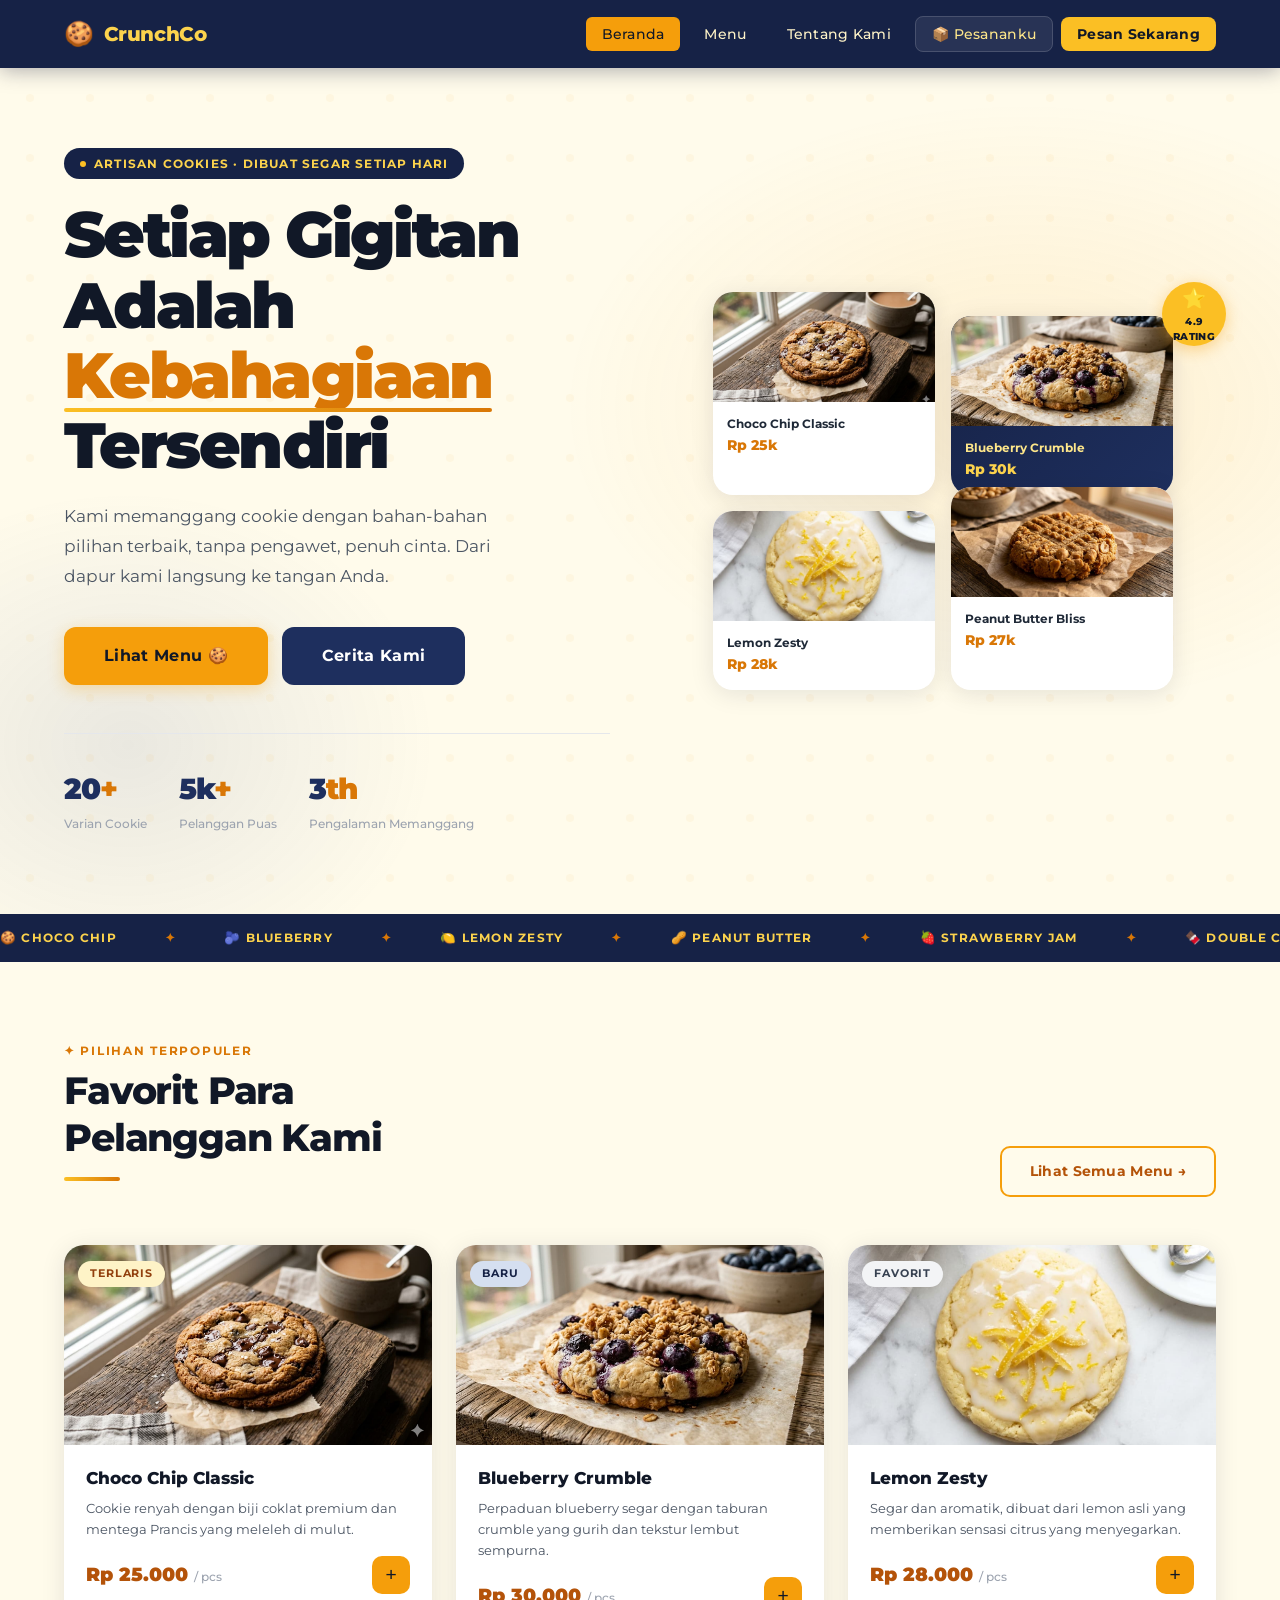
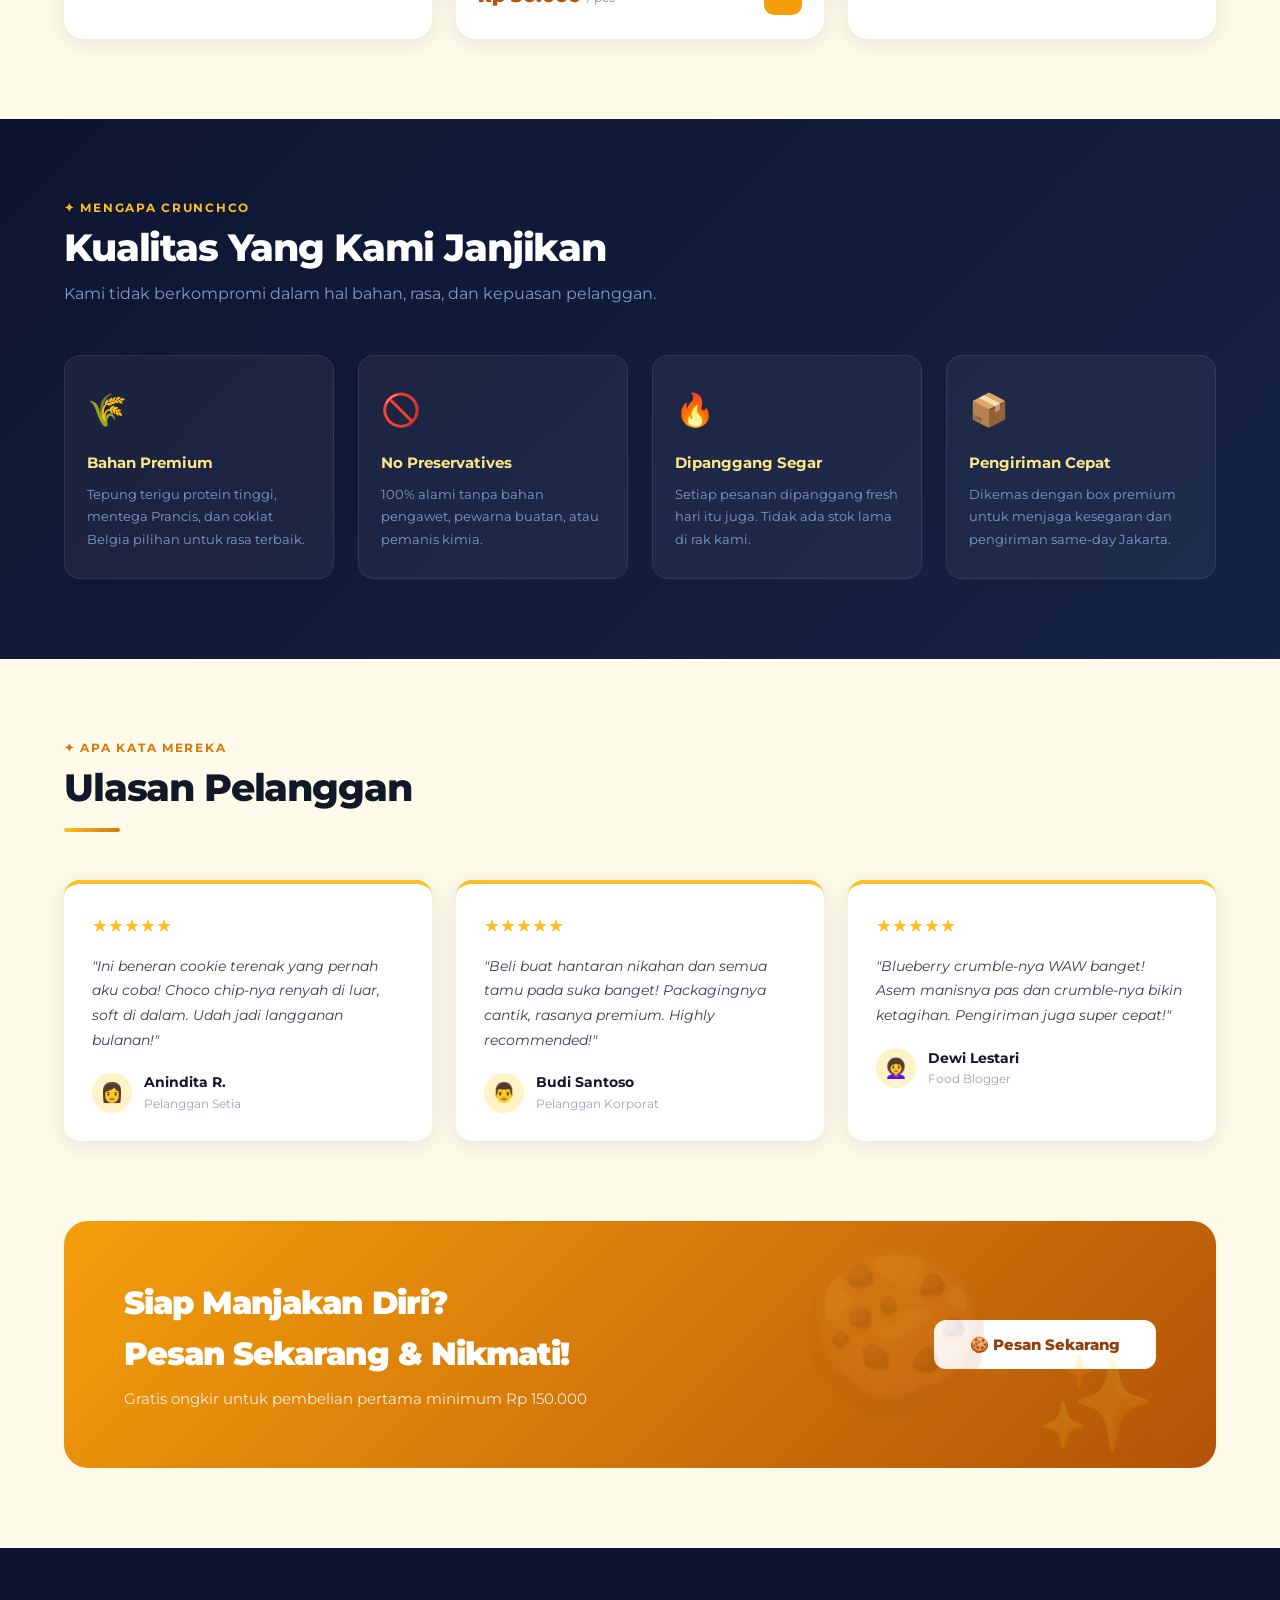
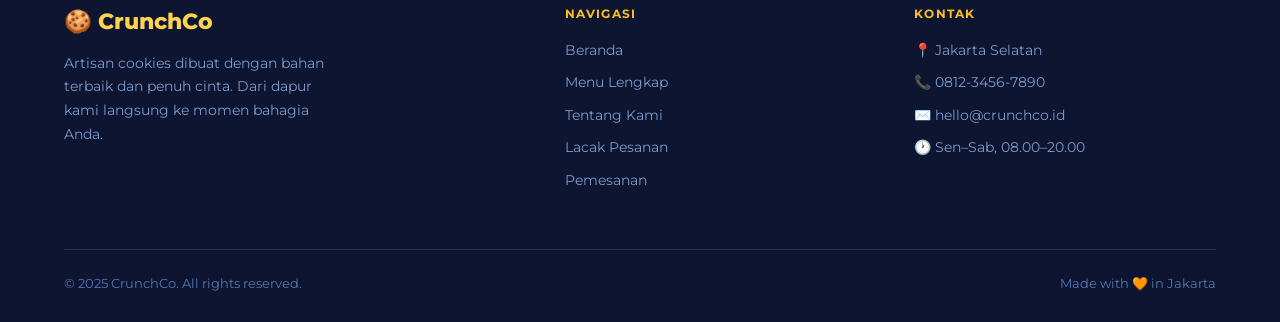
<file: Pemograman_Web1/index.html>
<!DOCTYPE html>
<html lang="id">
<head>
  <meta charset="UTF-8"/>
  <meta name="viewport" content="width=device-width,initial-scale=1.0"/>
  <title>CrunchCo — Artisan Cookies</title>
  <link rel="stylesheet" href="style.css"/>
  <style>
    .hero{min-height:calc(100vh - 68px);display:grid;grid-template-columns:1fr 1fr;align-items:center;gap:60px;padding:80px 5vw;background:radial-gradient(ellipse 60% 60% at 80% 40%,rgba(245,158,11,.12) 0%,transparent 60%),radial-gradient(ellipse 40% 50% at 10% 80%,rgba(45,68,128,.10) 0%,transparent 60%),var(--amber-50);position:relative;overflow:hidden;}
    .hero::before{content:'';position:absolute;inset:0;background-image:url("data:image/svg+xml,%3Csvg width='60' height='60' viewBox='0 0 60 60' xmlns='http://www.w3.org/2000/svg'%3E%3Cg fill='none'%3E%3Ccircle cx='30' cy='30' r='4' fill='%23f59e0b' fill-opacity='0.05'/%3E%3C/g%3E%3C/svg%3E");pointer-events:none;}
    .hero-content{position:relative;z-index:1;}
    .hero-eyebrow{display:inline-flex;align-items:center;gap:8px;background:var(--mirage-800);color:var(--amber-300);padding:6px 16px;border-radius:20px;font-size:0.75rem;font-weight:700;letter-spacing:0.1em;text-transform:uppercase;margin-bottom:20px;}
    .hero-eyebrow .dot{width:6px;height:6px;background:var(--amber-400);border-radius:50%;animation:pulse 1.8s infinite;}
    @keyframes pulse{0%,100%{opacity:1;transform:scale(1);}50%{opacity:.5;transform:scale(1.4);}}
    .hero-title{font-size:clamp(2.4rem,5vw,4rem);font-weight:900;line-height:1.1;letter-spacing:-0.04em;color:var(--smoke-900);margin-bottom:20px;}
    .hero-title .highlight{color:var(--amber-600);position:relative;}
    .hero-title .highlight::after{content:'';position:absolute;bottom:2px;left:0;right:0;height:4px;background:linear-gradient(90deg,var(--amber-400),var(--amber-600));border-radius:2px;transform:scaleX(0);transform-origin:left;animation:uline 1s .6s forwards;}
    @keyframes uline{to{transform:scaleX(1);}}
    .hero-desc{font-size:1.05rem;color:var(--text-secondary);max-width:460px;margin-bottom:36px;line-height:1.8;}
    .hero-actions{display:flex;gap:14px;flex-wrap:wrap;}
    .hero-stats{display:flex;gap:32px;margin-top:48px;padding-top:32px;border-top:1px solid var(--smoke-200);}
    .stat-num{font-size:1.8rem;font-weight:900;color:var(--mirage-700);letter-spacing:-0.04em;}
    .stat-num span{color:var(--amber-600);}
    .stat-label{font-size:0.78rem;color:var(--text-muted);font-weight:500;margin-top:2px;}
    .hero-visual{position:relative;z-index:1;display:flex;justify-content:center;align-items:center;}
    .hero-cookie-grid{display:grid;grid-template-columns:1fr 1fr;gap:16px;width:100%;max-width:460px;}
    .hero-cookie-card{background:white;border-radius:20px;overflow:hidden;box-shadow:var(--shadow);animation:floatUp .7s ease both;transition:transform .25s;}
    .hero-cookie-card:hover{transform:translateY(-6px) rotate(-2deg);}
    .hero-cookie-card:nth-child(1){animation-delay:.1s;}
    .hero-cookie-card:nth-child(2){animation-delay:.2s;margin-top:24px;}
    .hero-cookie-card:nth-child(3){animation-delay:.3s;}
    .hero-cookie-card:nth-child(4){animation-delay:.4s;margin-top:-24px;}
    .hero-cookie-card.featured{background:linear-gradient(135deg,var(--mirage-800),var(--mirage-700));}
    .hero-cookie-card.featured .cookie-name{color:var(--amber-200);}
    .hero-cookie-card.featured .cookie-price{color:var(--amber-300);}
    @keyframes floatUp{from{opacity:0;transform:translateY(30px);}to{opacity:1;transform:translateY(0);}}
    .hcc-img{height:110px;overflow:hidden;}
    .hcc-img img{width:100%;height:100%;object-fit:cover;transition:transform .4s;}
    .hero-cookie-card:hover .hcc-img img{transform:scale(1.08);}
    .hcc-img .img-fallback{display:none;height:100%;align-items:center;justify-content:center;font-size:2.4rem;background:var(--amber-100);}
    .hcc-img img.broken{display:none;}
    .hcc-img img.broken~.img-fallback{display:flex;}
    .hcc-body{padding:12px 14px 14px;}
    .cookie-name{font-size:0.78rem;font-weight:700;color:var(--smoke-800);}
    .cookie-price{font-size:0.9rem;font-weight:800;color:var(--amber-600);}
    .hero-badge-float{position:absolute;top:-10px;right:-10px;background:var(--amber-400);color:var(--smoke-900);width:64px;height:64px;border-radius:50%;display:flex;flex-direction:column;align-items:center;justify-content:center;font-size:0.6rem;font-weight:800;text-transform:uppercase;letter-spacing:0.05em;box-shadow:0 4px 16px rgba(245,158,11,.4);animation:spin-slow 8s linear infinite;}
    @keyframes spin-slow{from{transform:rotate(0deg);}to{transform:rotate(360deg);}}
    .hero-badge-float .num{font-size:1.2rem;font-weight:900;}
    .marquee-wrap{background:var(--mirage-800);padding:14px 0;overflow:hidden;}
    .marquee-track{display:flex;gap:48px;animation:mq 22s linear infinite;white-space:nowrap;}
    .marquee-track span{font-size:0.78rem;font-weight:700;letter-spacing:0.1em;text-transform:uppercase;color:var(--amber-300);flex-shrink:0;}
    .marquee-track span.sep{color:var(--amber-600);}
    @keyframes mq{from{transform:translateX(0);}to{transform:translateX(-50%);}}
    .featured-section{padding:80px 5vw;}
    .section-header{display:flex;align-items:flex-end;justify-content:space-between;margin-bottom:48px;flex-wrap:wrap;gap:20px;}
    .cookie-grid{display:grid;grid-template-columns:repeat(3,1fr);gap:24px;}
    .product-card{background:white;border-radius:20px;overflow:hidden;box-shadow:var(--shadow);transition:transform .25s,box-shadow .25s;}
    .product-card:hover{transform:translateY(-8px);box-shadow:var(--shadow-lg);}
    .product-card-img{height:200px;position:relative;}
    .product-card-img .img-fallback{display:none;height:100%;align-items:center;justify-content:center;font-size:5rem;}
    .product-card-img .img-fallback.bg-amber{background:linear-gradient(135deg,var(--amber-100),var(--amber-200));}
    .product-card-img .img-fallback.bg-mirage{background:linear-gradient(135deg,var(--mirage-100),var(--mirage-200));}
    .product-card-img .img-fallback.bg-smoke{background:linear-gradient(135deg,var(--smoke-100),var(--smoke-200));}
    .product-card-img img.broken{display:none;}
    .product-card-img img.broken~.img-fallback{display:flex;}
    .product-badge{position:absolute;top:14px;left:14px;z-index:2;}
    .product-card-body{padding:20px 22px 24px;}
    .product-name{font-size:1.05rem;font-weight:800;color:var(--smoke-900);margin-bottom:6px;}
    .product-desc{font-size:0.82rem;color:var(--text-secondary);margin-bottom:16px;line-height:1.6;}
    .product-footer{display:flex;align-items:center;justify-content:space-between;}
    .product-price{font-size:1.2rem;font-weight:900;color:var(--amber-700);}
    .product-price small{font-size:0.72rem;color:var(--text-muted);font-weight:500;}
    .add-btn{width:38px;height:38px;border-radius:10px;background:var(--amber-500);border:none;cursor:pointer;display:flex;align-items:center;justify-content:center;font-size:1.2rem;transition:all .2s;color:var(--smoke-900);}
    .add-btn:hover{background:var(--amber-400);transform:scale(1.1);}
    .why-section{padding:80px 5vw;background:linear-gradient(135deg,var(--mirage-900) 0%,var(--mirage-800) 100%);}
    .why-section .section-label{color:var(--amber-400);}
    .why-section .section-title{color:white;}
    .why-section .section-sub{color:var(--mirage-300);}
    .why-grid{display:grid;grid-template-columns:repeat(4,1fr);gap:24px;margin-top:48px;}
    .why-card{background:rgba(255,255,255,.05);border:1px solid rgba(255,255,255,.08);border-radius:16px;padding:28px 22px;transition:background .2s;}
    .why-card:hover{background:rgba(255,255,255,.10);}
    .why-icon{font-size:2rem;margin-bottom:16px;}
    .why-title{font-size:0.95rem;font-weight:700;color:var(--amber-200);margin-bottom:8px;}
    .why-desc{font-size:0.82rem;color:var(--mirage-300);line-height:1.7;}
    .testi-section{padding:80px 5vw;}
    .testi-grid{display:grid;grid-template-columns:repeat(3,1fr);gap:24px;margin-top:48px;}
    .testi-card{background:white;border-radius:16px;padding:28px;box-shadow:var(--shadow);border-top:4px solid var(--amber-400);}
    .testi-stars{color:var(--amber-400);font-size:1.1rem;margin-bottom:14px;}
    .testi-text{font-size:0.88rem;color:var(--smoke-700);line-height:1.75;margin-bottom:20px;font-style:italic;}
    .testi-author{display:flex;align-items:center;gap:12px;}
    .testi-avatar{width:40px;height:40px;border-radius:50%;display:flex;align-items:center;justify-content:center;font-size:1.2rem;background:var(--amber-100);}
    .testi-name{font-size:0.85rem;font-weight:700;color:var(--smoke-900);}
    .testi-role{font-size:0.75rem;color:var(--text-muted);}
    .cta-banner{margin:0 5vw 80px;background:linear-gradient(135deg,var(--amber-500),var(--amber-700));border-radius:24px;padding:56px 60px;display:flex;align-items:center;justify-content:space-between;gap:32px;flex-wrap:wrap;position:relative;overflow:hidden;}
    .cta-banner::before{content:'🍪';position:absolute;right:220px;top:-20px;font-size:10rem;opacity:.12;}
    .cta-banner::after{content:'✨';position:absolute;right:60px;bottom:-10px;font-size:6rem;opacity:.15;}
    .cta-text h2{font-size:clamp(1.4rem,3vw,2rem);font-weight:900;color:white;letter-spacing:-0.03em;margin-bottom:8px;}
    .cta-text p{font-size:0.95rem;color:rgba(255,255,255,.85);}
    .btn-cta-white{background:white;color:var(--amber-800);font-weight:800;padding:15px 36px;border-radius:12px;font-size:0.95rem;font-family:'Montserrat',sans-serif;border:none;cursor:pointer;transition:all .2s;white-space:nowrap;}
    .btn-cta-white:hover{transform:translateY(-2px);box-shadow:0 8px 24px rgba(0,0,0,.2);}
    @media(max-width:900px){.hero{grid-template-columns:1fr;padding:48px 5vw;}.hero-visual{display:none;}.cookie-grid{grid-template-columns:1fr 1fr;}.why-grid{grid-template-columns:1fr 1fr;}.testi-grid{grid-template-columns:1fr;}}
    @media(max-width:600px){.cookie-grid{grid-template-columns:1fr;}.why-grid{grid-template-columns:1fr;}.cta-banner{padding:36px 28px;}}
  </style>
</head>
<body>
<nav class="navbar">
  <a href="index.html" class="nav-logo"><span class="icon">🍪</span> CrunchCo</a>
  <ul class="nav-links" id="navLinks">
    <li><a href="index.html" class="active">Beranda</a></li>
    <li><a href="menu.html">Menu</a></li>
    <li><a href="about.html">Tentang Kami</a></li>
    <li><a href="tracking.html" class="nav-track">📦 Pesananku</a></li>
    <li><a href="order.html" class="nav-cta">Pesan Sekarang</a></li>
  </ul>
  <div class="nav-hamburger" onclick="toggleNav()"><span></span><span></span><span></span></div>
</nav>

<section class="hero">
  <div class="hero-content">
    <div class="hero-eyebrow"><span class="dot"></span> Artisan Cookies · Dibuat Segar Setiap Hari</div>
    <h1 class="hero-title">Setiap Gigitan<br>Adalah <span class="highlight">Kebahagiaan</span><br>Tersendiri</h1>
    <p class="hero-desc">Kami memanggang cookie dengan bahan-bahan pilihan terbaik, tanpa pengawet, penuh cinta. Dari dapur kami langsung ke tangan Anda.</p>
    <div class="hero-actions">
      <a href="menu.html" class="btn btn-primary btn-lg">Lihat Menu 🍪</a>
      <a href="about.html" class="btn btn-secondary btn-lg">Cerita Kami</a>
    </div>
    <div class="hero-stats">
      <div class="stat-item"><div class="stat-num">20<span>+</span></div><div class="stat-label">Varian Cookie</div></div>
      <div class="stat-item"><div class="stat-num">5k<span>+</span></div><div class="stat-label">Pelanggan Puas</div></div>
      <div class="stat-item"><div class="stat-num">3<span>th</span></div><div class="stat-label">Pengalaman Memanggang</div></div>
    </div>
  </div>
  <div class="hero-visual">
    <div class="hero-cookie-grid">
      <div class="hero-cookie-card">
        <div class="hcc-img"><img src="images/choco-chip-classic.jpg" alt="Choco Chip Classic" loading="lazy" onerror="this.classList.add('broken')"/><div class="img-fallback">🍪</div></div>
        <div class="hcc-body"><div class="cookie-name">Choco Chip Classic</div><div class="cookie-price">Rp 25k</div></div>
      </div>
      <div class="hero-cookie-card featured">
        <div class="hcc-img"><img src="images/blueberry-crumble.jpg" alt="Blueberry Crumble" loading="lazy" onerror="this.classList.add('broken')"/><div class="img-fallback" style="background:linear-gradient(135deg,var(--mirage-700),var(--mirage-800))">🫐</div></div>
        <div class="hcc-body"><div class="cookie-name">Blueberry Crumble</div><div class="cookie-price">Rp 30k</div></div>
      </div>
      <div class="hero-cookie-card">
        <div class="hcc-img"><img src="images/lemon-zesty.jpg" alt="Lemon Zesty" loading="lazy" onerror="this.classList.add('broken')"/><div class="img-fallback">🍋</div></div>
        <div class="hcc-body"><div class="cookie-name">Lemon Zesty</div><div class="cookie-price">Rp 28k</div></div>
      </div>
      <div class="hero-cookie-card">
        <div class="hcc-img"><img src="images/peanut-butter-bliss.jpg" alt="Peanut Butter" loading="lazy" onerror="this.classList.add('broken')"/><div class="img-fallback">🥜</div></div>
        <div class="hcc-body"><div class="cookie-name">Peanut Butter Bliss</div><div class="cookie-price">Rp 27k</div></div>
      </div>
    </div>
    <div class="hero-badge-float"><span class="num">⭐</span><span>4.9</span><span>RATING</span></div>
  </div>
</section>

<div class="marquee-wrap"><div class="marquee-track"><span>🍪 Choco Chip</span><span class="sep">✦</span><span>🫐 Blueberry</span><span class="sep">✦</span><span>🍋 Lemon Zesty</span><span class="sep">✦</span><span>🥜 Peanut Butter</span><span class="sep">✦</span><span>🍓 Strawberry Jam</span><span class="sep">✦</span><span>🍫 Double Choco</span><span class="sep">✦</span><span>🥥 Coconut Delight</span><span class="sep">✦</span><span>🍪 Choco Chip</span><span class="sep">✦</span><span>🫐 Blueberry</span><span class="sep">✦</span><span>🍋 Lemon Zesty</span><span class="sep">✦</span><span>🥜 Peanut Butter</span><span class="sep">✦</span><span>🍓 Strawberry Jam</span><span class="sep">✦</span><span>🍫 Double Choco</span><span class="sep">✦</span><span>🥥 Coconut Delight</span><span class="sep">✦</span></div></div>

<section class="featured-section">
  <div class="section-header">
    <div><p class="section-label">✦ Pilihan Terpopuler</p><h2 class="section-title">Favorit Para<br>Pelanggan Kami</h2><div class="divider"></div></div>
    <a href="menu.html" class="btn btn-outline">Lihat Semua Menu →</a>
  </div>
  <div class="cookie-grid">

    <div class="product-card">
      <div class="product-card-img">
        <div class="img-wrap"><img src="images/choco-chip-classic.jpg" alt="Choco Chip Classic" loading="lazy" onerror="this.classList.add('broken')"/><div class="img-fallback bg-amber">🍪</div></div>
        <div class="product-badge"><span class="badge badge-amber">Terlaris</span></div>
      </div>
      <div class="product-card-body">
        <div class="product-name">Choco Chip Classic</div>
        <div class="product-desc">Cookie renyah dengan biji coklat premium dan mentega Prancis yang meleleh di mulut.</div>
        <div class="product-footer"><div class="product-price">Rp 25.000 <small>/ pcs</small></div><button class="add-btn" onclick="addToCart('Choco Chip Classic')">+</button></div>
      </div>
    </div>

    <div class="product-card">
      <div class="product-card-img">
        <div class="img-wrap"><img src="images/blueberry-crumble.jpg" alt="Blueberry Crumble" loading="lazy" onerror="this.classList.add('broken')"/><div class="img-fallback bg-mirage">🫐</div></div>
        <div class="product-badge"><span class="badge badge-mirage">Baru</span></div>
      </div>
      <div class="product-card-body">
        <div class="product-name">Blueberry Crumble</div>
        <div class="product-desc">Perpaduan blueberry segar dengan taburan crumble yang gurih dan tekstur lembut sempurna.</div>
        <div class="product-footer"><div class="product-price">Rp 30.000 <small>/ pcs</small></div><button class="add-btn" onclick="addToCart('Blueberry Crumble')">+</button></div>
      </div>
    </div>

    <div class="product-card">
      <div class="product-card-img">
        <div class="img-wrap"><img src="images/lemon-zesty.jpg" alt="Lemon Zesty" loading="lazy" onerror="this.classList.add('broken')"/><div class="img-fallback bg-smoke">🍋</div></div>
        <div class="product-badge"><span class="badge badge-smoke">Favorit</span></div>
      </div>
      <div class="product-card-body">
        <div class="product-name">Lemon Zesty</div>
        <div class="product-desc">Segar dan aromatik, dibuat dari lemon asli yang memberikan sensasi citrus yang menyegarkan.</div>
        <div class="product-footer"><div class="product-price">Rp 28.000 <small>/ pcs</small></div><button class="add-btn" onclick="addToCart('Lemon Zesty')">+</button></div>
      </div>
    </div>

  </div>
</section>

<section class="why-section">
  <p class="section-label">✦ Mengapa CrunchCo</p>
  <h2 class="section-title">Kualitas Yang Kami Janjikan</h2>
  <p class="section-sub">Kami tidak berkompromi dalam hal bahan, rasa, dan kepuasan pelanggan.</p>
  <div class="why-grid">
    <div class="why-card"><div class="why-icon">🌾</div><div class="why-title">Bahan Premium</div><div class="why-desc">Tepung terigu protein tinggi, mentega Prancis, dan coklat Belgia pilihan untuk rasa terbaik.</div></div>
    <div class="why-card"><div class="why-icon">🚫</div><div class="why-title">No Preservatives</div><div class="why-desc">100% alami tanpa bahan pengawet, pewarna buatan, atau pemanis kimia.</div></div>
    <div class="why-card"><div class="why-icon">🔥</div><div class="why-title">Dipanggang Segar</div><div class="why-desc">Setiap pesanan dipanggang fresh hari itu juga. Tidak ada stok lama di rak kami.</div></div>
    <div class="why-card"><div class="why-icon">📦</div><div class="why-title">Pengiriman Cepat</div><div class="why-desc">Dikemas dengan box premium untuk menjaga kesegaran dan pengiriman same-day Jakarta.</div></div>
  </div>
</section>

<section class="testi-section">
  <p class="section-label">✦ Apa Kata Mereka</p>
  <h2 class="section-title">Ulasan Pelanggan</h2>
  <div class="divider"></div>
  <div class="testi-grid">
    <div class="testi-card"><div class="testi-stars">★★★★★</div><p class="testi-text">"Ini beneran cookie terenak yang pernah aku coba! Choco chip-nya renyah di luar, soft di dalam. Udah jadi langganan bulanan!"</p><div class="testi-author"><div class="testi-avatar">👩</div><div><div class="testi-name">Anindita R.</div><div class="testi-role">Pelanggan Setia</div></div></div></div>
    <div class="testi-card"><div class="testi-stars">★★★★★</div><p class="testi-text">"Beli buat hantaran nikahan dan semua tamu pada suka banget! Packagingnya cantik, rasanya premium. Highly recommended!"</p><div class="testi-author"><div class="testi-avatar">👨</div><div><div class="testi-name">Budi Santoso</div><div class="testi-role">Pelanggan Korporat</div></div></div></div>
    <div class="testi-card"><div class="testi-stars">★★★★★</div><p class="testi-text">"Blueberry crumble-nya WAW banget! Asem manisnya pas dan crumble-nya bikin ketagihan. Pengiriman juga super cepat!"</p><div class="testi-author"><div class="testi-avatar">👩‍🦱</div><div><div class="testi-name">Dewi Lestari</div><div class="testi-role">Food Blogger</div></div></div></div>
  </div>
</section>

<div class="cta-banner">
  <div class="cta-text"><h2>Siap Manjakan Diri?<br>Pesan Sekarang & Nikmati!</h2><p>Gratis ongkir untuk pembelian pertama minimum Rp 150.000</p></div>
  <a href="order.html"><button class="btn-cta-white">🍪 Pesan Sekarang</button></a>
</div>

<footer>
  <div class="footer-grid">
    <div class="footer-brand"><h3>🍪 CrunchCo</h3><p>Artisan cookies dibuat dengan bahan terbaik dan penuh cinta. Dari dapur kami langsung ke momen bahagia Anda.</p></div>
    <div class="footer-col"><h4>Navigasi</h4><a href="index.html">Beranda</a><a href="menu.html">Menu Lengkap</a><a href="about.html">Tentang Kami</a><a href="tracking.html">Lacak Pesanan</a><a href="order.html">Pemesanan</a></div>
    <div class="footer-col"><h4>Kontak</h4><a href="#">📍 Jakarta Selatan</a><a href="#">📞 0812-3456-7890</a><a href="#">✉️ hello@crunchco.id</a><a href="#">🕐 Sen–Sab, 08.00–20.00</a></div>
  </div>
  <div class="footer-bottom"><p>© 2025 CrunchCo. All rights reserved.</p><p>Made with 🧡 in Jakarta</p></div>
</footer>

<div class="toast" id="toast"></div>
<script>
function toggleNav(){document.getElementById('navLinks').classList.toggle('open');}
function addToCart(name){const t=document.getElementById('toast');t.textContent=`🛒 "${name}" ditambahkan!`;t.classList.add('show');setTimeout(()=>t.classList.remove('show'),2800);}
</script>
</body>
</html>
</file>
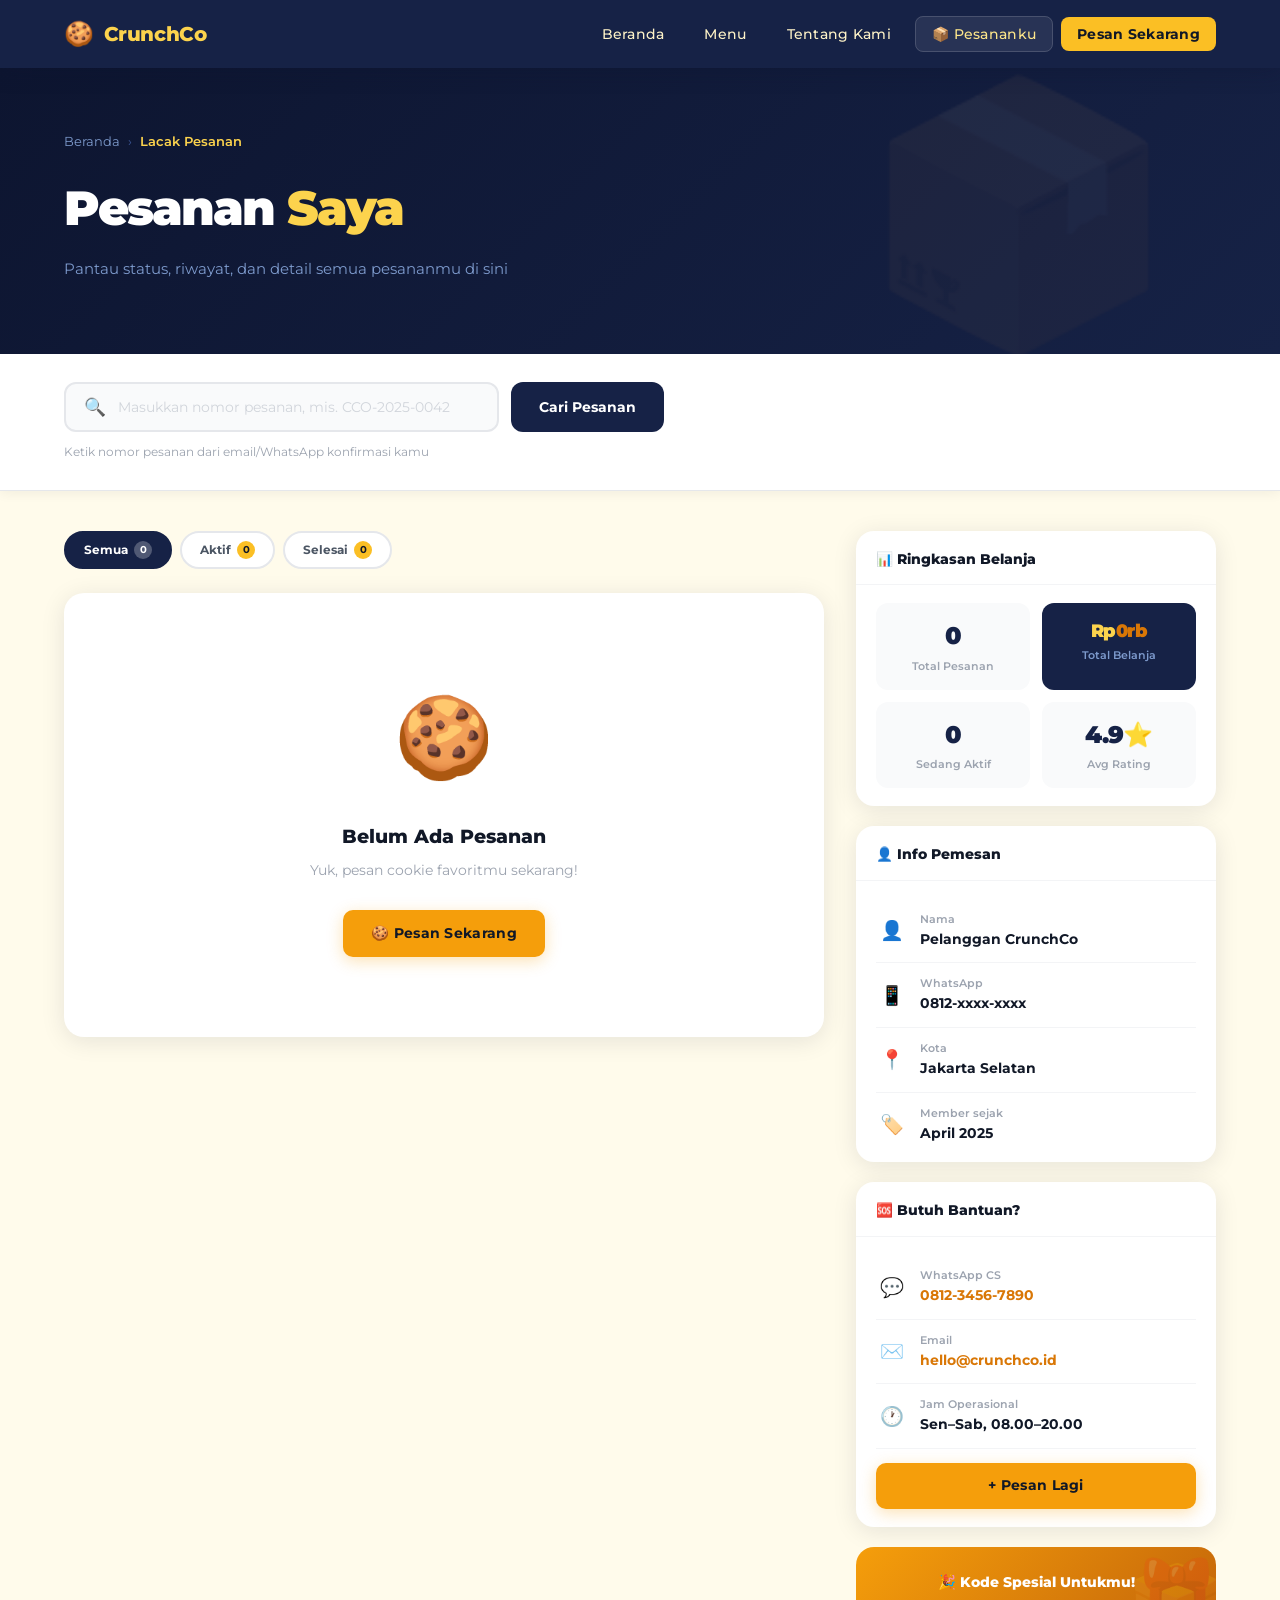
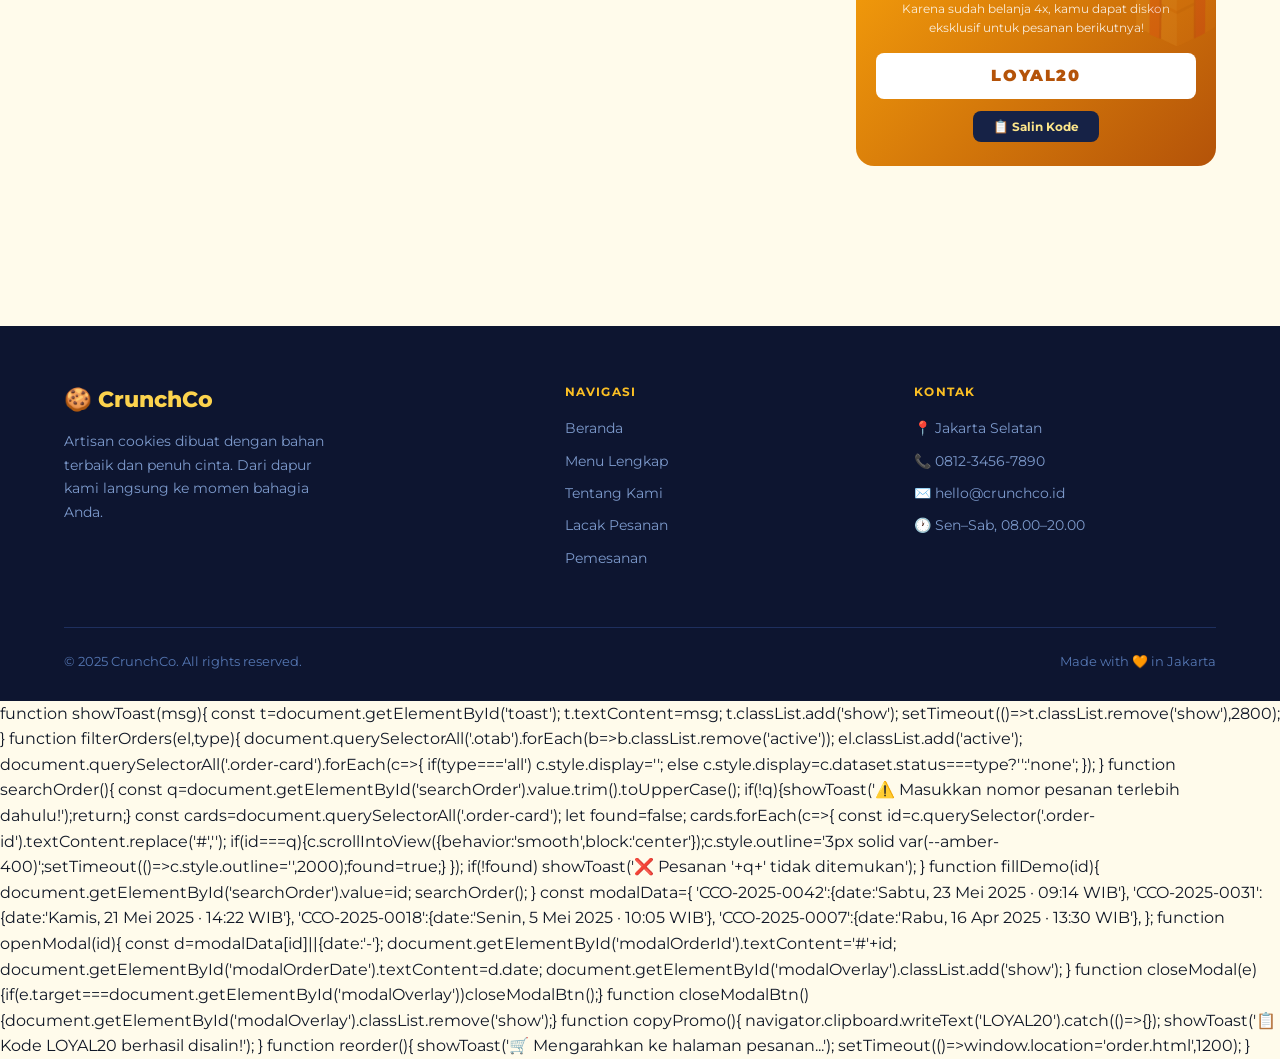
<file: Pemograman_Web1/tracking.html>
<!DOCTYPE html>
<html lang="id">
<head>
  <meta charset="UTF-8"/>
  <meta name="viewport" content="width=device-width,initial-scale=1.0"/>
  <title>Lacak Pesanan — CrunchCo</title>
  <link rel="stylesheet" href="style.css"/>
  <style>
    /* ── PAGE HERO ── */
    .page-hero {
      background: linear-gradient(135deg, var(--mirage-900) 0%, var(--mirage-800) 100%);
      padding: 64px 5vw 72px;
      position: relative;
      overflow: hidden;
    }
    .page-hero::after {
      content: '📦';
      position: absolute;
      right: 8vw; top: 50%;
      transform: translateY(-50%);
      font-size: 16rem;
      opacity: 0.06;
      pointer-events: none;
    }
    .page-hero-inner { position: relative; z-index: 1; }
    .breadcrumb { display: flex; align-items: center; gap: 8px; margin-bottom: 18px; font-size: 0.8rem; }
    .breadcrumb a { color: var(--mirage-300); }
    .breadcrumb a:hover { color: var(--amber-300); }
    .breadcrumb .sep { color: var(--mirage-500); }
    .breadcrumb .cur { color: var(--amber-300); font-weight: 600; }
    .page-hero h1 { font-size: clamp(2rem, 4vw, 3rem); font-weight: 900; color: white; letter-spacing: -0.04em; margin-bottom: 10px; }
    .page-hero h1 span { color: var(--amber-300); }
    .page-hero p { color: var(--mirage-300); font-size: 0.95rem; }

    /* ── SEARCH BOX ── */
    .search-section {
      background: white;
      border-bottom: 1px solid var(--border);
      padding: 28px 5vw;
      box-shadow: 0 2px 12px rgba(0,0,0,.06);
    }
    .search-box {
      max-width: 600px;
      display: flex;
      gap: 12px;
    }
    .search-box-input {
      flex: 1;
      display: flex;
      align-items: center;
      gap: 12px;
      border: 2px solid var(--border);
      border-radius: 12px;
      padding: 0 18px;
      background: var(--smoke-50);
      transition: border-color 0.2s;
    }
    .search-box-input:focus-within { border-color: var(--amber-400); background: white; }
    .search-box-input span { font-size: 1.1rem; color: var(--smoke-400); }
    .search-box-input input {
      flex: 1;
      border: none;
      background: transparent;
      font-family: 'Montserrat', sans-serif;
      font-size: 0.9rem;
      font-weight: 600;
      padding: 14px 0;
      outline: none;
      text-transform: uppercase;
      letter-spacing: 0.05em;
      color: var(--smoke-900);
    }
    .search-box-input input::placeholder { text-transform: none; letter-spacing: 0; font-weight: 400; color: var(--smoke-300); }
    .search-btn {
      background: var(--mirage-800);
      color: white;
      border: none;
      border-radius: 12px;
      padding: 14px 28px;
      font-family: 'Montserrat', sans-serif;
      font-weight: 700;
      font-size: 0.9rem;
      cursor: pointer;
      transition: background 0.2s;
      white-space: nowrap;
    }
    .search-btn:hover { background: var(--mirage-700); }
    .search-hint {
      margin-top: 10px;
      font-size: 0.78rem;
      color: var(--text-muted);
    }
    .search-hint a {
      color: var(--amber-600);
      font-weight: 700;
      cursor: pointer;
    }
    .search-hint a:hover { text-decoration: underline; }

    /* ── MAIN LAYOUT ── */
    .tracking-layout {
      display: grid;
      grid-template-columns: 1fr 360px;
      gap: 32px;
      padding: 40px 5vw 80px;
      align-items: start;
    }

    /* ── ORDER LIST ── */
    .order-list { display: flex; flex-direction: column; gap: 20px; }

    .order-card {
      background: white;
      border-radius: 20px;
      box-shadow: var(--shadow);
      overflow: hidden;
      border-left: 5px solid var(--amber-400);
      transition: box-shadow 0.2s;
    }
    .order-card:hover { box-shadow: var(--shadow-lg); }
    .order-card.status-baking { border-left-color: #3b82f6; }
    .order-card.status-packing { border-left-color: #8b5cf6; }
    .order-card.status-shipped { border-left-color: #10b981; }
    .order-card.status-done { border-left-color: #22c55e; }

    .order-card-header {
      padding: 20px 24px 16px;
      display: flex;
      align-items: flex-start;
      justify-content: space-between;
      gap: 16px;
      flex-wrap: wrap;
      border-bottom: 1px solid var(--smoke-100);
    }
    .order-id-row { display: flex; align-items: center; gap: 12px; flex-wrap: wrap; }
    .order-id {
      font-size: 1rem;
      font-weight: 900;
      color: var(--mirage-800);
      letter-spacing: -0.01em;
    }
    .order-date { font-size: 0.78rem; color: var(--text-muted); font-weight: 500; }
    .order-card-header-right { display: flex; flex-direction: column; align-items: flex-end; gap: 6px; }
    .order-total { font-size: 1.1rem; font-weight: 900; color: var(--amber-700); }
    .order-total small { font-size: 0.72rem; color: var(--text-muted); font-weight: 500; }

    /* ── ITEMS IN ORDER ── */
    .order-items {
      padding: 16px 24px;
      display: flex;
      flex-direction: column;
      gap: 12px;
      border-bottom: 1px solid var(--smoke-100);
    }
    .order-item {
      display: flex;
      align-items: center;
      gap: 14px;
    }
    .oi-img {
      width: 52px;
      height: 52px;
      border-radius: 10px;
      overflow: hidden;
      flex-shrink: 0;
      background: var(--amber-100);
      display: flex;
      align-items: center;
      justify-content: center;
      font-size: 1.6rem;
    }
    .oi-img img {
      width: 100%;
      height: 100%;
      object-fit: cover;
    }
    .oi-img img.broken { display: none; }
    .oi-img img.broken ~ .oi-emoji { display: flex; }
    .oi-emoji { display: none; width: 100%; height: 100%; align-items: center; justify-content: center; font-size: 1.6rem; }
    .oi-info { flex: 1; }
    .oi-name { font-size: 0.85rem; font-weight: 700; color: var(--smoke-900); }
    .oi-qty { font-size: 0.75rem; color: var(--text-muted); margin-top: 2px; }
    .oi-price { font-size: 0.9rem; font-weight: 800; color: var(--amber-700); white-space: nowrap; }

    /* ── PROGRESS TRACKER ── */
    .order-progress {
      padding: 20px 24px;
      border-bottom: 1px solid var(--smoke-100);
    }
    .progress-label {
      font-size: 0.72rem;
      font-weight: 700;
      letter-spacing: 0.1em;
      text-transform: uppercase;
      color: var(--smoke-400);
      margin-bottom: 16px;
    }
    .progress-steps {
      display: flex;
      align-items: flex-start;
      gap: 0;
      position: relative;
    }
    .ps-item {
      flex: 1;
      display: flex;
      flex-direction: column;
      align-items: center;
      text-align: center;
      position: relative;
    }
    .ps-item:not(:last-child)::after {
      content: '';
      position: absolute;
      top: 14px;
      left: calc(50% + 14px);
      right: calc(-50% + 14px);
      height: 2px;
      background: var(--smoke-200);
      z-index: 0;
    }
    .ps-item.done:not(:last-child)::after { background: var(--amber-400); }
    .ps-item.active:not(:last-child)::after { background: var(--smoke-200); }

    .ps-dot {
      width: 28px; height: 28px;
      border-radius: 50%;
      border: 2px solid var(--smoke-300);
      background: white;
      display: flex;
      align-items: center;
      justify-content: center;
      font-size: 0.75rem;
      color: var(--smoke-400);
      z-index: 1;
      transition: all 0.3s;
      flex-shrink: 0;
    }
    .ps-item.done .ps-dot {
      background: var(--amber-400);
      border-color: var(--amber-400);
      color: white;
      font-size: 0.65rem;
    }
    .ps-item.active .ps-dot {
      background: var(--mirage-800);
      border-color: var(--mirage-800);
      color: white;
      box-shadow: 0 0 0 4px rgba(22, 34, 70, 0.12);
      animation: pulse-dot 2s infinite;
    }
    @keyframes pulse-dot {
      0%, 100% { box-shadow: 0 0 0 4px rgba(22,34,70,0.12); }
      50% { box-shadow: 0 0 0 8px rgba(22,34,70,0.06); }
    }
    .ps-label {
      font-size: 0.65rem;
      font-weight: 700;
      color: var(--smoke-400);
      margin-top: 8px;
      max-width: 60px;
    }
    .ps-item.active .ps-label { color: var(--mirage-700); }
    .ps-item.done .ps-label { color: var(--amber-700); }
    .ps-time {
      font-size: 0.6rem;
      color: var(--smoke-300);
      margin-top: 2px;
    }
    .ps-item.done .ps-time { color: var(--amber-500); }
    .ps-item.active .ps-time { color: var(--mirage-400); }

    /* ── ORDER CARD FOOTER ── */
    .order-card-footer {
      padding: 14px 24px;
      display: flex;
      align-items: center;
      justify-content: space-between;
      flex-wrap: wrap;
      gap: 10px;
      background: var(--smoke-50);
    }
    .delivery-info { display: flex; align-items: center; gap: 8px; }
    .delivery-info span { font-size: 0.78rem; color: var(--smoke-600); font-weight: 500; }
    .delivery-info strong { color: var(--smoke-900); }
    .order-actions { display: flex; gap: 8px; }
    .action-btn {
      padding: 8px 16px;
      border-radius: 8px;
      font-size: 0.78rem;
      font-weight: 700;
      font-family: 'Montserrat', sans-serif;
      cursor: pointer;
      border: none;
      transition: all 0.2s;
    }
    .btn-reorder { background: var(--amber-500); color: var(--smoke-900); }
    .btn-reorder:hover { background: var(--amber-400); }
    .btn-detail { background: white; color: var(--mirage-700); border: 2px solid var(--mirage-200); }
    .btn-detail:hover { border-color: var(--mirage-500); }
    .btn-review { background: white; color: var(--smoke-600); border: 2px solid var(--smoke-200); }
    .btn-review:hover { border-color: var(--smoke-400); }
    .btn-cancel { background: white; color: #ef4444; border: 2px solid #fecaca; }
    .btn-cancel:hover { background: #fee2e2; }

    /* ── EMPTY STATE ── */
    .empty-state {
      text-align: center;
      padding: 80px 32px;
      background: white;
      border-radius: 20px;
      box-shadow: var(--shadow);
    }
    .empty-icon { font-size: 5rem; margin-bottom: 20px; }
    .empty-title { font-size: 1.2rem; font-weight: 800; color: var(--smoke-900); margin-bottom: 8px; }
    .empty-sub { font-size: 0.9rem; color: var(--text-muted); margin-bottom: 24px; }

    /* ── SIDEBAR ── */
    .tracking-sidebar { display: flex; flex-direction: column; gap: 20px; }

    .sidebar-card {
      background: white;
      border-radius: 18px;
      box-shadow: var(--shadow);
      overflow: hidden;
    }
    .sidebar-card-header {
      padding: 18px 20px 14px;
      border-bottom: 1px solid var(--smoke-100);
      font-size: 0.85rem;
      font-weight: 800;
      color: var(--smoke-900);
      display: flex;
      align-items: center;
      gap: 8px;
    }
    .sidebar-card-body { padding: 18px 20px; }

    /* SUMMARY STATS */
    .stat-row { display: grid; grid-template-columns: 1fr 1fr; gap: 12px; }
    .stat-box {
      background: var(--smoke-50);
      border-radius: 12px;
      padding: 14px;
      text-align: center;
    }
    .stat-box .num { font-size: 1.5rem; font-weight: 900; color: var(--mirage-800); letter-spacing: -0.03em; }
    .stat-box .num span { color: var(--amber-600); }
    .stat-box .lbl { font-size: 0.7rem; color: var(--text-muted); font-weight: 600; margin-top: 2px; }
    .stat-box.highlight { background: var(--mirage-800); }
    .stat-box.highlight .num { color: var(--amber-300); }
    .stat-box.highlight .lbl { color: var(--mirage-300); }

    /* QUICK INFO */
    .info-row {
      display: flex;
      align-items: center;
      gap: 12px;
      padding: 12px 0;
      border-bottom: 1px solid var(--smoke-100);
    }
    .info-row:last-child { border-bottom: none; padding-bottom: 0; }
    .info-icon { font-size: 1.2rem; flex-shrink: 0; width: 32px; text-align: center; }
    .info-text .it-label { font-size: 0.7rem; color: var(--text-muted); font-weight: 600; }
    .info-text .it-val { font-size: 0.85rem; font-weight: 700; color: var(--smoke-900); }

    /* PROMO */
    .promo-card {
      background: linear-gradient(135deg, var(--amber-500), var(--amber-700));
      border-radius: 18px;
      padding: 24px 20px;
      text-align: center;
      position: relative;
      overflow: hidden;
    }
    .promo-card::before { content: '🎁'; position: absolute; right: -10px; top: -10px; font-size: 5rem; opacity: 0.15; }
    .promo-card h4 { font-size: 0.9rem; font-weight: 800; color: white; margin-bottom: 6px; }
    .promo-card p { font-size: 0.78rem; color: rgba(255,255,255,.85); margin-bottom: 16px; line-height: 1.5; }
    .promo-code {
      background: white;
      border-radius: 8px;
      padding: 10px 16px;
      font-size: 1rem;
      font-weight: 900;
      color: var(--amber-700);
      letter-spacing: 0.1em;
      margin-bottom: 12px;
    }
    .promo-copy {
      background: var(--mirage-800);
      color: var(--amber-200);
      border: none;
      border-radius: 8px;
      padding: 8px 20px;
      font-family: 'Montserrat', sans-serif;
      font-size: 0.78rem;
      font-weight: 700;
      cursor: pointer;
      transition: background 0.2s;
    }
    .promo-copy:hover { background: var(--mirage-700); }

    /* FILTER TABS */
    .order-filter {
      display: flex;
      gap: 8px;
      flex-wrap: wrap;
      margin-bottom: 24px;
    }
    .otab {
      padding: 8px 18px;
      border-radius: 20px;
      font-size: 0.78rem;
      font-weight: 700;
      cursor: pointer;
      border: 2px solid var(--border);
      background: white;
      color: var(--smoke-600);
      font-family: 'Montserrat', sans-serif;
      transition: all 0.2s;
      display: flex;
      align-items: center;
      gap: 6px;
    }
    .otab:hover { border-color: var(--amber-400); color: var(--amber-700); }
    .otab.active { background: var(--mirage-800); border-color: var(--mirage-800); color: white; }
    .otab .count {
      background: var(--amber-400);
      color: var(--smoke-900);
      width: 18px; height: 18px;
      border-radius: 50%;
      font-size: 0.65rem;
      display: flex; align-items: center; justify-content: center;
    }
    .otab.active .count { background: rgba(255,255,255,0.25); color: white; }

    /* DETAIL MODAL */
    .modal-overlay {
      position: fixed;
      inset: 0;
      background: rgba(13,21,48,.6);
      z-index: 1000;
      display: flex;
      align-items: center;
      justify-content: center;
      opacity: 0;
      pointer-events: none;
      transition: opacity 0.3s;
      backdrop-filter: blur(4px);
      padding: 20px;
    }
    .modal-overlay.show { opacity: 1; pointer-events: all; }
    .modal-box {
      background: white;
      border-radius: 24px;
      max-width: 520px;
      width: 100%;
      max-height: 90vh;
      overflow-y: auto;
      box-shadow: 0 24px 64px rgba(0,0,0,.25);
      transform: scale(0.92) translateY(20px);
      transition: transform 0.3s cubic-bezier(.34,1.56,.64,1);
    }
    .modal-overlay.show .modal-box { transform: scale(1) translateY(0); }
    .modal-head {
      background: linear-gradient(135deg, var(--mirage-900), var(--mirage-800));
      padding: 24px 28px;
      display: flex;
      align-items: center;
      justify-content: space-between;
    }
    .modal-head h3 { font-size: 1rem; font-weight: 800; color: white; }
    .modal-head p { font-size: 0.78rem; color: var(--mirage-300); margin-top: 2px; }
    .modal-close {
      width: 32px; height: 32px;
      border-radius: 8px;
      background: rgba(255,255,255,.1);
      border: none;
      color: white;
      font-size: 1rem;
      cursor: pointer;
      display: flex; align-items: center; justify-content: center;
      transition: background 0.2s;
      flex-shrink: 0;
    }
    .modal-close:hover { background: rgba(255,255,255,.2); }
    .modal-body { padding: 24px 28px; }
    .modal-section { margin-bottom: 24px; }
    .modal-section h4 { font-size: 0.72rem; font-weight: 700; letter-spacing: 0.1em; text-transform: uppercase; color: var(--amber-600); margin-bottom: 12px; }
    .modal-row { display: flex; justify-content: space-between; padding: 8px 0; border-bottom: 1px solid var(--smoke-100); font-size: 0.85rem; }
    .modal-row:last-child { border-bottom: none; }
    .modal-row span:first-child { color: var(--text-muted); }
    .modal-row span:last-child { font-weight: 700; color: var(--smoke-900); }
    .modal-row.total span:last-child { color: var(--amber-700); font-size: 1rem; }

    @media (max-width: 900px) {
      .tracking-layout { grid-template-columns: 1fr; }
      .tracking-sidebar { display: grid; grid-template-columns: 1fr 1fr; }
    }
    @media (max-width: 600px) {
      .tracking-sidebar { grid-template-columns: 1fr; }
      .order-card-header { flex-direction: column; }
      .order-card-header-right { align-items: flex-start; }
    }
  </style>
</head>
<body>

<nav class="navbar">
  <a href="index.html" class="nav-logo"><span class="icon">🍪</span> CrunchCo</a>
  <ul class="nav-links" id="navLinks">
    <li><a href="index.html">Beranda</a></li>
    <li><a href="menu.html">Menu</a></li>
    <li><a href="about.html">Tentang Kami</a></li>
    <li><a href="tracking.html" class="active nav-track">📦 Pesananku</a></li>
    <li><a href="order.html" class="nav-cta">Pesan Sekarang</a></li>
  </ul>
  <div class="nav-hamburger" onclick="toggleNav()"><span></span><span></span><span></span></div>
</nav>

<div class="page-hero">
  <div class="page-hero-inner">
    <div class="breadcrumb">
      <a href="index.html">Beranda</a><span class="sep">›</span><span class="cur">Lacak Pesanan</span>
    </div>
    <h1>Pesanan <span>Saya</span></h1>
    <p>Pantau status, riwayat, dan detail semua pesananmu di sini</p>
  </div>
</div>

<!-- SEARCH SECTION -->
<div class="search-section">
  <div class="search-box">
    <div class="search-box-input">
      <span>🔍</span>
      <input type="text" id="searchOrder" placeholder="Masukkan nomor pesanan, mis. CCO-2025-0042" />
    </div>
    <button class="search-btn" onclick="searchOrder()">Cari Pesanan</button>
  </div>
  <div class="search-hint">
    Ketik nomor pesanan dari email/WhatsApp konfirmasi kamu
  </div>
</div>

<!-- MAIN LAYOUT -->
<div class="tracking-layout">

  <!-- LEFT: ORDER LIST -->
  <div>
    <!-- FILTER TABS -->
    <div class="order-filter" id="filterBar">
      <button class="otab active" onclick="filterOrders(this,'all')">Semua <span class="count" id="cntAll">0</span></button>
      <button class="otab" onclick="filterOrders(this,'active')">Aktif <span class="count" id="cntActive">0</span></button>
      <button class="otab" onclick="filterOrders(this,'done')">Selesai <span class="count" id="cntDone">0</span></button>
    </div>

    <div class="order-list" id="orderList">
    </div><!-- /order-list -->
  </div>

  <!-- RIGHT SIDEBAR -->
  <aside class="tracking-sidebar">

    <!-- STATS -->
    <div class="sidebar-card">
      <div class="sidebar-card-header">📊 Ringkasan Belanja</div>
      <div class="sidebar-card-body">
        <div class="stat-row">
          <div class="stat-box"><div class="num" id="statTotal">0</div><div class="lbl">Total Pesanan</div></div>
          <div class="stat-box highlight"><div class="num" style="font-size:1.1rem;" id="statBelanja">Rp<span>0</span></div><div class="lbl">Total Belanja</div></div>
          <div class="stat-box"><div class="num" id="statAktif">0</div><div class="lbl">Sedang Aktif</div></div>
          <div class="stat-box"><div class="num">4.9<span>⭐</span></div><div class="lbl">Avg Rating</div></div>
        </div>
      </div>
    </div>

    <!-- INFO KONTAK -->
    <div class="sidebar-card">
      <div class="sidebar-card-header">👤 Info Pemesan</div>
      <div class="sidebar-card-body">
        <div class="info-row"><div class="info-icon">👤</div><div class="info-text"><div class="it-label">Nama</div><div class="it-val">Pelanggan CrunchCo</div></div></div>
        <div class="info-row"><div class="info-icon">📱</div><div class="info-text"><div class="it-label">WhatsApp</div><div class="it-val">0812-xxxx-xxxx</div></div></div>
        <div class="info-row"><div class="info-icon">📍</div><div class="info-text"><div class="it-label">Kota</div><div class="it-val">Jakarta Selatan</div></div></div>
        <div class="info-row"><div class="info-icon">🏷️</div><div class="info-text"><div class="it-label">Member sejak</div><div class="it-val">April 2025</div></div></div>
      </div>
    </div>

    <!-- BUTUH BANTUAN -->
    <div class="sidebar-card">
      <div class="sidebar-card-header">🆘 Butuh Bantuan?</div>
      <div class="sidebar-card-body">
        <div class="info-row"><div class="info-icon">💬</div><div class="info-text"><div class="it-label">WhatsApp CS</div><div class="it-val" style="color:var(--amber-600);cursor:pointer;">0812-3456-7890</div></div></div>
        <div class="info-row"><div class="info-icon">✉️</div><div class="info-text"><div class="it-label">Email</div><div class="it-val" style="color:var(--amber-600);">hello@crunchco.id</div></div></div>
        <div class="info-row"><div class="info-icon">🕐</div><div class="info-text"><div class="it-label">Jam Operasional</div><div class="it-val">Sen–Sab, 08.00–20.00</div></div></div>
        <div style="margin-top:14px;">
          <a href="order.html" class="btn btn-primary" style="width:100%;justify-content:center;font-size:0.85rem;padding:12px;">+ Pesan Lagi</a>
        </div>
      </div>
    </div>

    <!-- PROMO -->
    <div class="promo-card">
      <h4>🎉 Kode Spesial Untukmu!</h4>
      <p>Karena sudah belanja 4x, kamu dapat diskon eksklusif untuk pesanan berikutnya!</p>
      <div class="promo-code">LOYAL20</div>
      <button class="promo-copy" onclick="copyPromo()">📋 Salin Kode</button>
    </div>

  </aside>
</div><!-- /tracking-layout -->

<!-- DETAIL MODAL -->
<div class="modal-overlay" id="modalOverlay" onclick="closeModal(event)">
  <div class="modal-box">
    <div class="modal-head">
      <div>
        <h3 id="modalOrderId">#CCO-2025-0042</h3>
        <p id="modalOrderDate">Sabtu, 23 Mei 2025 · 09:14 WIB</p>
      </div>
      <button class="modal-close" onclick="closeModalBtn()">✕</button>
    </div>
    <div class="modal-body">
      <div class="modal-section">
        <h4>Status</h4>
        <div class="modal-row"><span>Status Pesanan</span><span id="modalStatus">—</span></div>
      </div>
      <div class="modal-section">
        <h4>Detail Produk</h4>
        <div id="modalItems"></div>
      </div>
      <div class="modal-section">
        <h4>Pengiriman</h4>
        <div class="modal-row"><span>Metode</span><span id="modalDelivery">—</span></div>
        <div class="modal-row"><span>Ongkos Kirim</span><span id="modalOngkir">—</span></div>
      </div>
      <div class="modal-section">
        <h4>Pembayaran</h4>
        <div class="modal-row"><span>Subtotal Produk</span><span id="modalSubtotal">—</span></div>
        <div class="modal-row"><span>Ongkos Kirim</span><span id="modalOngkir2">—</span></div>
        <div class="modal-row"><span>Diskon</span><span id="modalDiscount" style="color:#22c55e;">—</span></div>
        <div class="modal-row total"><span><strong>Total Bayar</strong></span><span id="modalTotal">—</span></div>
        <div class="modal-row"><span>Metode Bayar</span><span id="modalPayment">—</span></div>
        <div class="modal-row"><span>Status Bayar</span><span style="color:#22c55e;font-weight:800;">✅ Lunas</span></div>
      </div>
      <div style="display:flex;gap:10px;justify-content:flex-end;margin-top:4px;">
        <button class="action-btn btn-reorder" onclick="reorder()">🔄 Pesan Lagi</button>
        <button class="action-btn btn-detail" onclick="closeModalBtn()">Tutup</button>
      </div>
    </div>
  </div>
</div>

<footer>
  <div class="footer-grid">
    <div class="footer-brand"><h3>🍪 CrunchCo</h3><p>Artisan cookies dibuat dengan bahan terbaik dan penuh cinta. Dari dapur kami langsung ke momen bahagia Anda.</p></div>
    <div class="footer-col"><h4>Navigasi</h4><a href="index.html">Beranda</a><a href="menu.html">Menu Lengkap</a><a href="about.html">Tentang Kami</a><a href="tracking.html">Lacak Pesanan</a><a href="order.html">Pemesanan</a></div>
    <div class="footer-col"><h4>Kontak</h4><a href="#">📍 Jakarta Selatan</a><a href="#">📞 0812-3456-7890</a><a href="#">✉️ hello@crunchco.id</a><a href="#">🕐 Sen–Sab, 08.00–20.00</a></div>
  </div>
  <div class="footer-bottom"><p>© 2025 CrunchCo. All rights reserved.</p><p>Made with 🧡 in Jakarta</p></div>
</footer>

<div class="toast" id="toast"></div>

<script>
/* ═══════════════════════════════════════════════
   CRUNCHCO TRACKING — semua data dari localStorage
   ═══════════════════════════════════════════════ */

function toggleNav(){document.getElementById('navLinks').classList.toggle('open');}

function showToast(msg){
  const t=document.getElementById('toast');
  t.textContent=msg;t.classList.add('show');
  setTimeout(()=>t.classList.remove('show'),2800);
}

/* ── HELPERS ── */
const fmt = n => 'Rp '+Number(n).toLocaleString('id');

const STATUS_META = {
  pending:  {label:'⏳ Menunggu Konfirmasi', pill:'status-pending',  dsGroup:'active', steps:[0,-1,-1,-1,-1]},
  baking:   {label:'🔥 Sedang Dipanggang',   pill:'status-baking',   dsGroup:'active', steps:[1, 0,-1,-1,-1]},
  packing:  {label:'📦 Sedang Dikemas',       pill:'status-packing',  dsGroup:'active', steps:[1, 1, 0,-1,-1]},
  shipped:  {label:'🚚 Dalam Pengiriman',     pill:'status-shipped',  dsGroup:'active', steps:[1, 1, 1, 0,-1]},
  done:     {label:'✅ Selesai',              pill:'status-done',     dsGroup:'done',   steps:[1, 1, 1, 1, 1]},
  cancelled:{label:'❌ Dibatalkan',           pill:'status-cancelled', dsGroup:'done',  steps:[-1,-1,-1,-1,-1]},
};
const STEP_LABELS = ['Diterima','Dipanggang','Dikemas','Dikirim','Selesai'];
const STEP_ICONS  = ['📋','🔥','📦','🚚','✅'];

function buildProgressSteps(steps){
  return steps.map((s,i)=>{
    const cls = s===1?'done': s===0?'active':'';
    const dot  = s===1?'✓': s===0?STEP_ICONS[i]: String(i+1);
    return `<div class="ps-item ${cls}">
      <div class="ps-dot">${dot}</div>
      <div class="ps-label">${STEP_LABELS[i]}</div>
    </div>`;
  }).join('');
}

function buildItemsHTML(items){
  return items.map(it=>`
    <div class="order-item">
      <div class="oi-img">
        <img src="${it.img||''}" alt="${it.name}" loading="lazy" onerror="this.classList.add('broken')"/>
        <div class="oi-emoji">${it.emoji||'🍪'}</div>
      </div>
      <div class="oi-info">
        <div class="oi-name">${it.name}</div>
        <div class="oi-qty">${it.qty} pcs × ${fmt(it.price)}</div>
      </div>
      <div class="oi-price">${fmt(it.subtotal)}</div>
    </div>`).join('');
}

function buildOrderCard(o){
  const meta = STATUS_META[o.status] || STATUS_META.baking;
  const isActive = meta.dsGroup === 'active';
  const totalItems = o.items.reduce((s,i)=>s+i.qty,0);
  const cancelBtn = isActive
    ? `<button class="action-btn btn-cancel" onclick="cancelOrder('${o.id}')">Batalkan</button>` : '';
  const reviewBtn = !isActive && o.status==='done'
    ? `<button class="action-btn btn-review" onclick="showToast('📝 Halaman ulasan segera hadir!')">Beri Ulasan</button>` : '';

  return `
  <div class="order-card ${meta.pill}" data-status="${meta.dsGroup}" data-id="${o.id}">
    <div class="order-card-header">
      <div>
        <div class="order-id-row">
          <div class="order-id">#${o.id}</div>
          <span class="status-pill ${meta.pill}">${meta.label}</span>
        </div>
        <div class="order-date">Dipesan: ${o.date}</div>
      </div>
      <div class="order-card-header-right">
        <div class="order-total">${fmt(o.total)}</div>
        <div style="font-size:0.72rem;color:var(--text-muted);">${totalItems} item · ${o.delivery}</div>
      </div>
    </div>

    <div class="order-items">
      ${buildItemsHTML(o.items.slice(0,2))}
      ${o.items.length>2?`<div class="order-item" style="opacity:.55;font-style:italic;">
        <div class="oi-img" style="font-size:0.75rem;color:var(--text-muted);background:var(--smoke-100);border-radius:10px;display:flex;align-items:center;justify-content:center;">+${o.items.length-2}</div>
        <div class="oi-info"><div class="oi-name" style="color:var(--text-muted);">dan ${o.items.length-2} item lainnya...</div></div>
      </div>`:''}
    </div>

    <div class="order-progress">
      <div class="progress-label">Status Pesanan</div>
      <div class="progress-steps">${buildProgressSteps(meta.steps)}</div>
    </div>

    <div class="order-card-footer">
      <div class="delivery-info">
        <span>📦</span>
        <span>${o.delivery} · <strong>${fmt(o.ongkir)==='Rp 0'?'Gratis':fmt(o.ongkir)}</strong></span>
      </div>
      <div class="order-actions">
        <button class="action-btn btn-detail" onclick="openModal('${o.id}')">Detail</button>
        <button class="action-btn btn-reorder" onclick="reorder()">🔄 Pesan Lagi</button>
        ${reviewBtn}
        ${cancelBtn}
      </div>
    </div>
  </div>`;
}

/* ── LOAD & RENDER ── */
let allOrders = [];
let currentFilter = 'all';
let currentModal = null;

function loadOrders(){
  allOrders = JSON.parse(localStorage.getItem('crunchco_orders') || '[]');
  renderOrders();
  updateSidebar();
}

function renderOrders(){
  const list = document.getElementById('orderList');
  const filtered = currentFilter==='all'
    ? allOrders
    : allOrders.filter(o=>(STATUS_META[o.status]||{}).dsGroup===currentFilter);

  if(filtered.length===0){
    list.innerHTML = `
      <div class="empty-state">
        <div class="empty-icon">${allOrders.length===0?'🍪':'📭'}</div>
        <div class="empty-title">${allOrders.length===0?'Belum Ada Pesanan':'Tidak Ada Pesanan di Kategori Ini'}</div>
        <div class="empty-sub">${allOrders.length===0?'Yuk, pesan cookie favoritmu sekarang!':'Coba filter lain untuk melihat pesanan.'}</div>
        ${allOrders.length===0?'<a href="order.html" class="btn btn-primary" style="margin-top:4px;">🍪 Pesan Sekarang</a>':''}
      </div>`;
  } else {
    list.innerHTML = filtered.map(buildOrderCard).join('');
  }

  /* update tab counts */
  const active = allOrders.filter(o=>(STATUS_META[o.status]||{}).dsGroup==='active').length;
  const done   = allOrders.filter(o=>(STATUS_META[o.status]||{}).dsGroup==='done').length;
  document.getElementById('cntAll').textContent    = allOrders.length;
  document.getElementById('cntActive').textContent = active;
  document.getElementById('cntDone').textContent   = done;
}

function updateSidebar(){
  const total = allOrders.length;
  const totalBelanja = allOrders.reduce((s,o)=>s+o.total,0);
  const aktif = allOrders.filter(o=>(STATUS_META[o.status]||{}).dsGroup==='active').length;

  const el = id => document.getElementById(id);
  if(el('statTotal'))   el('statTotal').textContent   = total;
  if(el('statAktif'))   el('statAktif').textContent   = aktif;
  if(el('statBelanja')){
    const rb = Math.round(totalBelanja/1000);
    el('statBelanja').innerHTML = rb>=1000
      ? `Rp<span>${(rb/1000).toFixed(1)}jt</span>`
      : `Rp<span>${rb}rb</span>`;
  }
}

/* ── FILTER ── */
function filterOrders(el, type){
  document.querySelectorAll('.otab').forEach(b=>b.classList.remove('active'));
  el.classList.add('active');
  currentFilter = type;
  renderOrders();
}

/* ── SEARCH ── */
function searchOrder(){
  const q = document.getElementById('searchOrder').value.trim().toUpperCase().replace('#','');
  if(!q){showToast('⚠️ Masukkan nomor pesanan!');return;}
  const found = allOrders.find(o=>o.id.toUpperCase()===q);
  if(found){
    /* reset filter ke all supaya card terlihat */
    currentFilter='all';
    document.querySelectorAll('.otab').forEach(b=>b.classList.remove('active'));
    document.querySelector('.otab').classList.add('active');
    renderOrders();
    setTimeout(()=>{
      const card = document.querySelector(`[data-id="${found.id}"]`);
      if(card){card.scrollIntoView({behavior:'smooth',block:'center'});card.style.outline='3px solid var(--amber-400)';setTimeout(()=>card.style.outline='',2500);}
    },100);
  } else {
    showToast('❌ Pesanan tidak ditemukan');
  }
}

/* ── CANCEL ORDER ── */
function cancelOrder(id){
  if(!confirm('Yakin ingin membatalkan pesanan #'+id+'?')) return;
  const idx = allOrders.findIndex(o=>o.id===id);
  if(idx===-1) return;
  allOrders[idx].status='cancelled';
  localStorage.setItem('crunchco_orders', JSON.stringify(allOrders));
  renderOrders();
  updateSidebar();
  showToast('🚫 Pesanan #'+id+' dibatalkan');
}

/* ── DETAIL MODAL ── */
function openModal(id){
  const o = allOrders.find(x=>x.id===id);
  if(!o) return;
  currentModal = o;
  const meta = STATUS_META[o.status]||STATUS_META.baking;

  document.getElementById('modalOrderId').textContent   = '#'+o.id;
  document.getElementById('modalOrderDate').textContent = o.date;

  /* render detail items */
  document.getElementById('modalItems').innerHTML = o.items.map(it=>
    `<div class="modal-row"><span>${it.name} × ${it.qty}</span><span>${fmt(it.subtotal)}</span></div>`
  ).join('');

  document.getElementById('modalDelivery').textContent  = o.delivery;
  document.getElementById('modalOngkir').textContent    = o.ongkir===0?'Gratis':fmt(o.ongkir);
  if(document.getElementById('modalOngkir2')) document.getElementById('modalOngkir2').textContent = o.ongkir===0?'Gratis':fmt(o.ongkir);
  document.getElementById('modalSubtotal').textContent  = fmt(o.subtotal);
  document.getElementById('modalDiscount').textContent  = o.discount>0?'− '+fmt(o.discount):'Rp 0';
  document.getElementById('modalTotal').textContent     = fmt(o.total);
  document.getElementById('modalPayment').textContent   = o.payment;
  document.getElementById('modalStatus').innerHTML      = `<span class="status-pill ${meta.pill}">${meta.label}</span>`;

  document.getElementById('modalOverlay').classList.add('show');
}
function closeModal(e){if(e.target===document.getElementById('modalOverlay'))closeModalBtn();}
function closeModalBtn(){document.getElementById('modalOverlay').classList.remove('show');}

function copyPromo(){
  navigator.clipboard.writeText('LOYAL20').catch(()=>{});
  showToast('📋 Kode LOYAL20 berhasil disalin!');
}
function reorder(){
  showToast('🛒 Mengarahkan ke halaman pesanan...');
  setTimeout(()=>window.location='order.html',1200);
}

/* ── INIT ── */
loadOrders();
</script>

function showToast(msg){
  const t=document.getElementById('toast');
  t.textContent=msg;
  t.classList.add('show');
  setTimeout(()=>t.classList.remove('show'),2800);
}

function filterOrders(el,type){
  document.querySelectorAll('.otab').forEach(b=>b.classList.remove('active'));
  el.classList.add('active');
  document.querySelectorAll('.order-card').forEach(c=>{
    if(type==='all') c.style.display='';
    else c.style.display=c.dataset.status===type?'':'none';
  });
}

function searchOrder(){
  const q=document.getElementById('searchOrder').value.trim().toUpperCase();
  if(!q){showToast('⚠️ Masukkan nomor pesanan terlebih dahulu!');return;}
  const cards=document.querySelectorAll('.order-card');
  let found=false;
  cards.forEach(c=>{
    const id=c.querySelector('.order-id').textContent.replace('#','');
    if(id===q){c.scrollIntoView({behavior:'smooth',block:'center'});c.style.outline='3px solid var(--amber-400)';setTimeout(()=>c.style.outline='',2000);found=true;}
  });
  if(!found) showToast('❌ Pesanan '+q+' tidak ditemukan');
}

function fillDemo(id){
  document.getElementById('searchOrder').value=id;
  searchOrder();
}

const modalData={
  'CCO-2025-0042':{date:'Sabtu, 23 Mei 2025 · 09:14 WIB'},
  'CCO-2025-0031':{date:'Kamis, 21 Mei 2025 · 14:22 WIB'},
  'CCO-2025-0018':{date:'Senin, 5 Mei 2025 · 10:05 WIB'},
  'CCO-2025-0007':{date:'Rabu, 16 Apr 2025 · 13:30 WIB'},
};
function openModal(id){
  const d=modalData[id]||{date:'-'};
  document.getElementById('modalOrderId').textContent='#'+id;
  document.getElementById('modalOrderDate').textContent=d.date;
  document.getElementById('modalOverlay').classList.add('show');
}
function closeModal(e){if(e.target===document.getElementById('modalOverlay'))closeModalBtn();}
function closeModalBtn(){document.getElementById('modalOverlay').classList.remove('show');}

function copyPromo(){
  navigator.clipboard.writeText('LOYAL20').catch(()=>{});
  showToast('📋 Kode LOYAL20 berhasil disalin!');
}
function reorder(){
  showToast('🛒 Mengarahkan ke halaman pesanan...');
  setTimeout(()=>window.location='order.html',1200);
}
</script>
</body>
</html>
</file>
<file: Pemograman_Web1/style.css>
@import url('https://fonts.googleapis.com/css2?family=Montserrat:ital,wght@0,300;0,400;0,500;0,600;0,700;0,800;0,900;1,300;1,400&display=swap');

/* ── COLOR TOKENS ─────────────────────────────── */
:root {
  --amber-50:#fffbeb;--amber-100:#fef3c7;--amber-200:#fde68a;--amber-300:#fcd34d;
  --amber-400:#fbbf24;--amber-500:#f59e0b;--amber-600:#d97706;--amber-700:#b45309;
  --amber-800:#92400e;--amber-900:#78350f;
  --smoke-50:#f9fafb;--smoke-100:#f3f4f6;--smoke-200:#e5e7eb;--smoke-300:#d1d5db;
  --smoke-400:#9ca3af;--smoke-500:#6b7280;--smoke-600:#4b5563;--smoke-700:#374151;
  --smoke-800:#1f2937;--smoke-900:#111827;
  --mirage-50:#eef2f8;--mirage-100:#d5dff0;--mirage-200:#aabde1;--mirage-300:#7d9acc;
  --mirage-400:#5577b3;--mirage-500:#3d5898;--mirage-600:#2d4480;--mirage-700:#1e2f5e;
  --mirage-800:#162246;--mirage-900:#0d1530;
  --bg:var(--amber-50);--bg-card:#ffffff;
  --text-primary:var(--smoke-900);--text-secondary:var(--smoke-600);--text-muted:var(--smoke-400);
  --accent:var(--amber-500);--accent-dark:var(--amber-700);
  --nav-bg:var(--mirage-800);--nav-text:var(--amber-100);
  --btn-primary-bg:var(--amber-500);--btn-primary-text:var(--smoke-900);
  --btn-secondary-bg:var(--mirage-700);--btn-secondary-text:#ffffff;
  --border:var(--smoke-200);
  --shadow:0 4px 24px rgba(13,21,48,0.10);
  --shadow-lg:0 12px 48px rgba(13,21,48,0.18);
}

*,*::before,*::after{box-sizing:border-box;margin:0;padding:0;}
html{scroll-behavior:smooth;}
body{font-family:'Montserrat',sans-serif;background:var(--bg);color:var(--text-primary);line-height:1.6;min-height:100vh;}
img{display:block;max-width:100%;}
a{text-decoration:none;color:inherit;}
ul{list-style:none;}

/* ── NAVBAR ── */
.navbar{position:sticky;top:0;z-index:100;background:var(--nav-bg);display:flex;align-items:center;justify-content:space-between;padding:0 5vw;height:68px;box-shadow:0 2px 20px rgba(13,21,48,0.35);}
.nav-logo{display:flex;align-items:center;gap:10px;font-weight:800;font-size:1.25rem;color:var(--amber-300);letter-spacing:-0.02em;}
.nav-logo span.icon{font-size:1.5rem;}
.nav-links{display:flex;gap:8px;align-items:center;}
.nav-links a{color:var(--nav-text);font-size:0.875rem;font-weight:500;padding:8px 16px;border-radius:6px;letter-spacing:0.02em;transition:background 0.2s,color 0.2s;}
.nav-links a:hover,.nav-links a.active{background:var(--amber-500);color:var(--smoke-900);}
.nav-cta{background:var(--amber-400)!important;color:var(--smoke-900)!important;font-weight:700!important;border-radius:8px!important;}
.nav-cta:hover{background:var(--amber-300)!important;}
.nav-track{background:rgba(255,255,255,0.08)!important;color:var(--amber-200)!important;border:1px solid rgba(255,255,255,0.15)!important;border-radius:8px!important;}
.nav-track:hover{background:rgba(255,255,255,0.15)!important;color:white!important;}
.nav-hamburger{display:none;flex-direction:column;gap:5px;cursor:pointer;padding:4px;}
.nav-hamburger span{width:24px;height:2px;background:var(--amber-300);border-radius:2px;transition:all 0.3s;}

/* ── IMAGE CARD SYSTEM ── */
.img-wrap{position:relative;width:100%;height:100%;overflow:hidden;}
.img-wrap img{width:100%;height:100%;object-fit:cover;object-position:center;transition:transform 0.4s ease;display:block;}
.card:hover .img-wrap img,
.product-card:hover .img-wrap img,
.menu-card:hover .img-wrap img{transform:scale(1.06);}
/* Fallback: jika gambar belum ada, tampilkan emoji */
.img-wrap .img-fallback{display:none;width:100%;height:100%;align-items:center;justify-content:center;font-size:4rem;}
.img-wrap img.broken{display:none;}
.img-wrap img.broken ~ .img-fallback{display:flex;}

/* ── FOOTER ── */
footer{background:var(--mirage-900);color:var(--mirage-200);padding:56px 5vw 28px;margin-top:80px;}
.footer-grid{display:grid;grid-template-columns:1.5fr 1fr 1fr;gap:48px;margin-bottom:48px;}
.footer-brand h3{font-size:1.4rem;font-weight:800;color:var(--amber-300);margin-bottom:12px;}
.footer-brand p{font-size:0.875rem;color:var(--mirage-300);line-height:1.7;max-width:280px;}
.footer-col h4{font-size:0.75rem;font-weight:700;letter-spacing:0.1em;text-transform:uppercase;color:var(--amber-400);margin-bottom:16px;}
.footer-col a{display:block;font-size:0.875rem;color:var(--mirage-300);margin-bottom:10px;transition:color 0.2s;}
.footer-col a:hover{color:var(--amber-300);}
.footer-bottom{border-top:1px solid var(--mirage-700);padding-top:24px;display:flex;justify-content:space-between;align-items:center;flex-wrap:wrap;gap:12px;}
.footer-bottom p{font-size:0.8rem;color:var(--mirage-400);}

/* ── BUTTONS ── */
.btn{display:inline-flex;align-items:center;gap:8px;padding:12px 28px;border-radius:10px;font-family:'Montserrat',sans-serif;font-weight:700;font-size:0.9rem;letter-spacing:0.02em;cursor:pointer;border:none;transition:all 0.22s ease;}
.btn-primary{background:var(--amber-500);color:var(--smoke-900);box-shadow:0 4px 16px rgba(245,158,11,0.3);}
.btn-primary:hover{background:var(--amber-400);transform:translateY(-2px);box-shadow:0 8px 24px rgba(245,158,11,0.4);}
.btn-secondary{background:var(--mirage-700);color:#fff;}
.btn-secondary:hover{background:var(--mirage-600);transform:translateY(-2px);}
.btn-outline{background:transparent;border:2px solid var(--amber-500);color:var(--amber-700);}
.btn-outline:hover{background:var(--amber-500);color:var(--smoke-900);}
.btn-lg{padding:16px 40px;font-size:1rem;border-radius:12px;}
.btn-sm{padding:8px 18px;font-size:0.8rem;border-radius:8px;}

/* ── TYPOGRAPHY ── */
.section-label{font-size:0.72rem;font-weight:700;letter-spacing:0.15em;text-transform:uppercase;color:var(--amber-600);margin-bottom:8px;}
.section-title{font-size:clamp(1.6rem,3vw,2.4rem);font-weight:800;color:var(--smoke-900);letter-spacing:-0.03em;line-height:1.2;}
.section-sub{font-size:1rem;color:var(--text-secondary);margin-top:10px;font-weight:400;}
.badge{display:inline-block;padding:4px 12px;border-radius:20px;font-size:0.7rem;font-weight:700;letter-spacing:0.08em;text-transform:uppercase;}
.badge-amber{background:var(--amber-100);color:var(--amber-800);}
.badge-mirage{background:var(--mirage-100);color:var(--mirage-800);}
.badge-smoke{background:var(--smoke-100);color:var(--smoke-700);}
.badge-green{background:#dcfce7;color:#166534;}
.divider{width:56px;height:4px;background:linear-gradient(90deg,var(--amber-400),var(--amber-600));border-radius:2px;margin:16px 0;}

/* ── TOAST ── */
.toast{position:fixed;bottom:30px;right:30px;background:var(--mirage-800);color:var(--amber-200);padding:14px 24px;border-radius:12px;font-weight:600;font-size:0.9rem;box-shadow:var(--shadow-lg);z-index:9999;display:flex;align-items:center;gap:10px;transform:translateY(80px);opacity:0;transition:all 0.35s cubic-bezier(.34,1.56,.64,1);pointer-events:none;}
.toast.show{transform:translateY(0);opacity:1;}

/* ── STATUS BADGE (for tracking) ── */
.status-pill{display:inline-flex;align-items:center;gap:6px;padding:5px 14px;border-radius:20px;font-size:0.72rem;font-weight:700;letter-spacing:0.05em;}
.status-pending{background:#fef3c7;color:#92400e;}
.status-baking{background:#dbeafe;color:#1e40af;}
.status-packing{background:#ede9fe;color:#5b21b6;}
.status-shipped{background:#d1fae5;color:#065f46;}
.status-done{background:#f0fdf4;color:#166534;border:1px solid #bbf7d0;}
.status-cancelled{background:#fee2e2;color:#991b1b;}

/* ── RESPONSIVE ── */
@media(max-width:768px){
  .nav-hamburger{display:flex;}
  .nav-links{position:fixed;top:68px;left:0;right:0;background:var(--mirage-900);flex-direction:column;padding:20px;gap:4px;transform:translateY(-120%);transition:transform 0.3s;box-shadow:0 8px 24px rgba(0,0,0,0.3);}
  .nav-links.open{transform:translateY(0);}
  .nav-links a{width:100%;text-align:center;}
  .footer-grid{grid-template-columns:1fr;gap:32px;}
}
</file>
